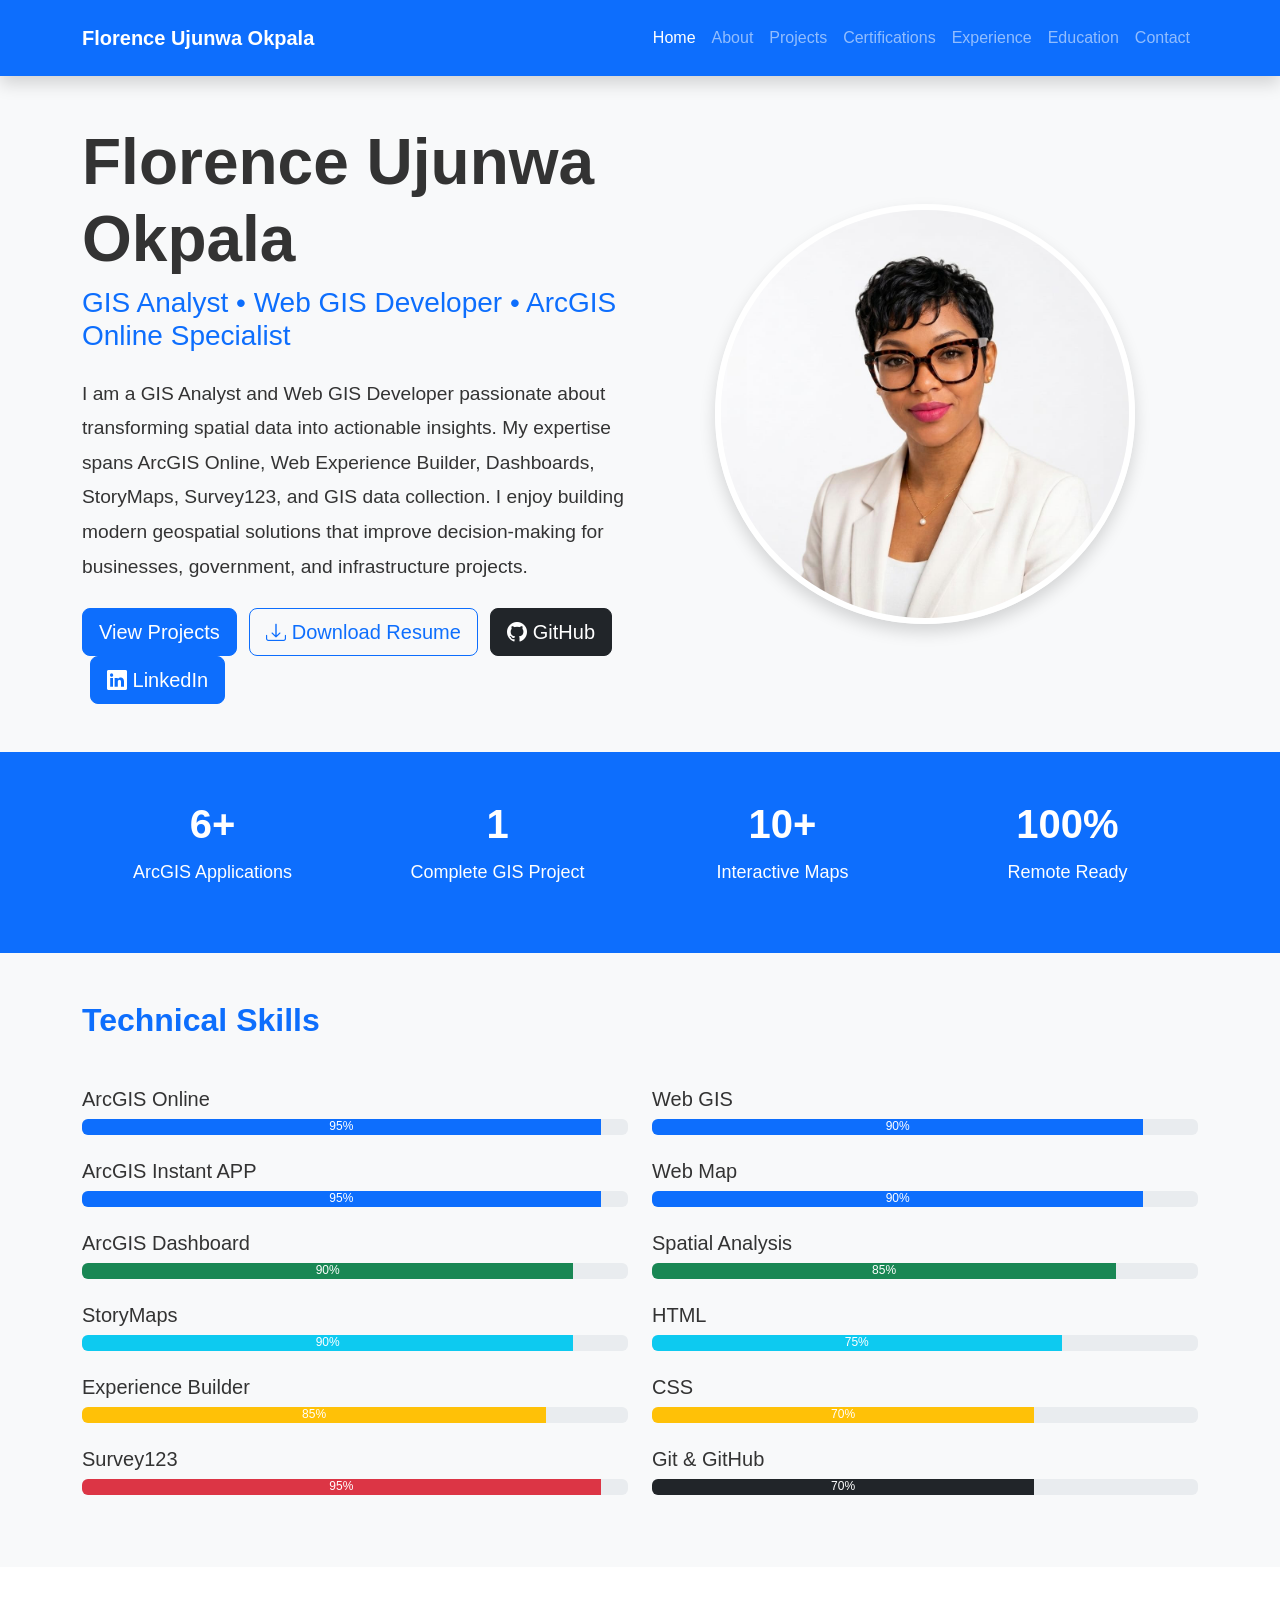
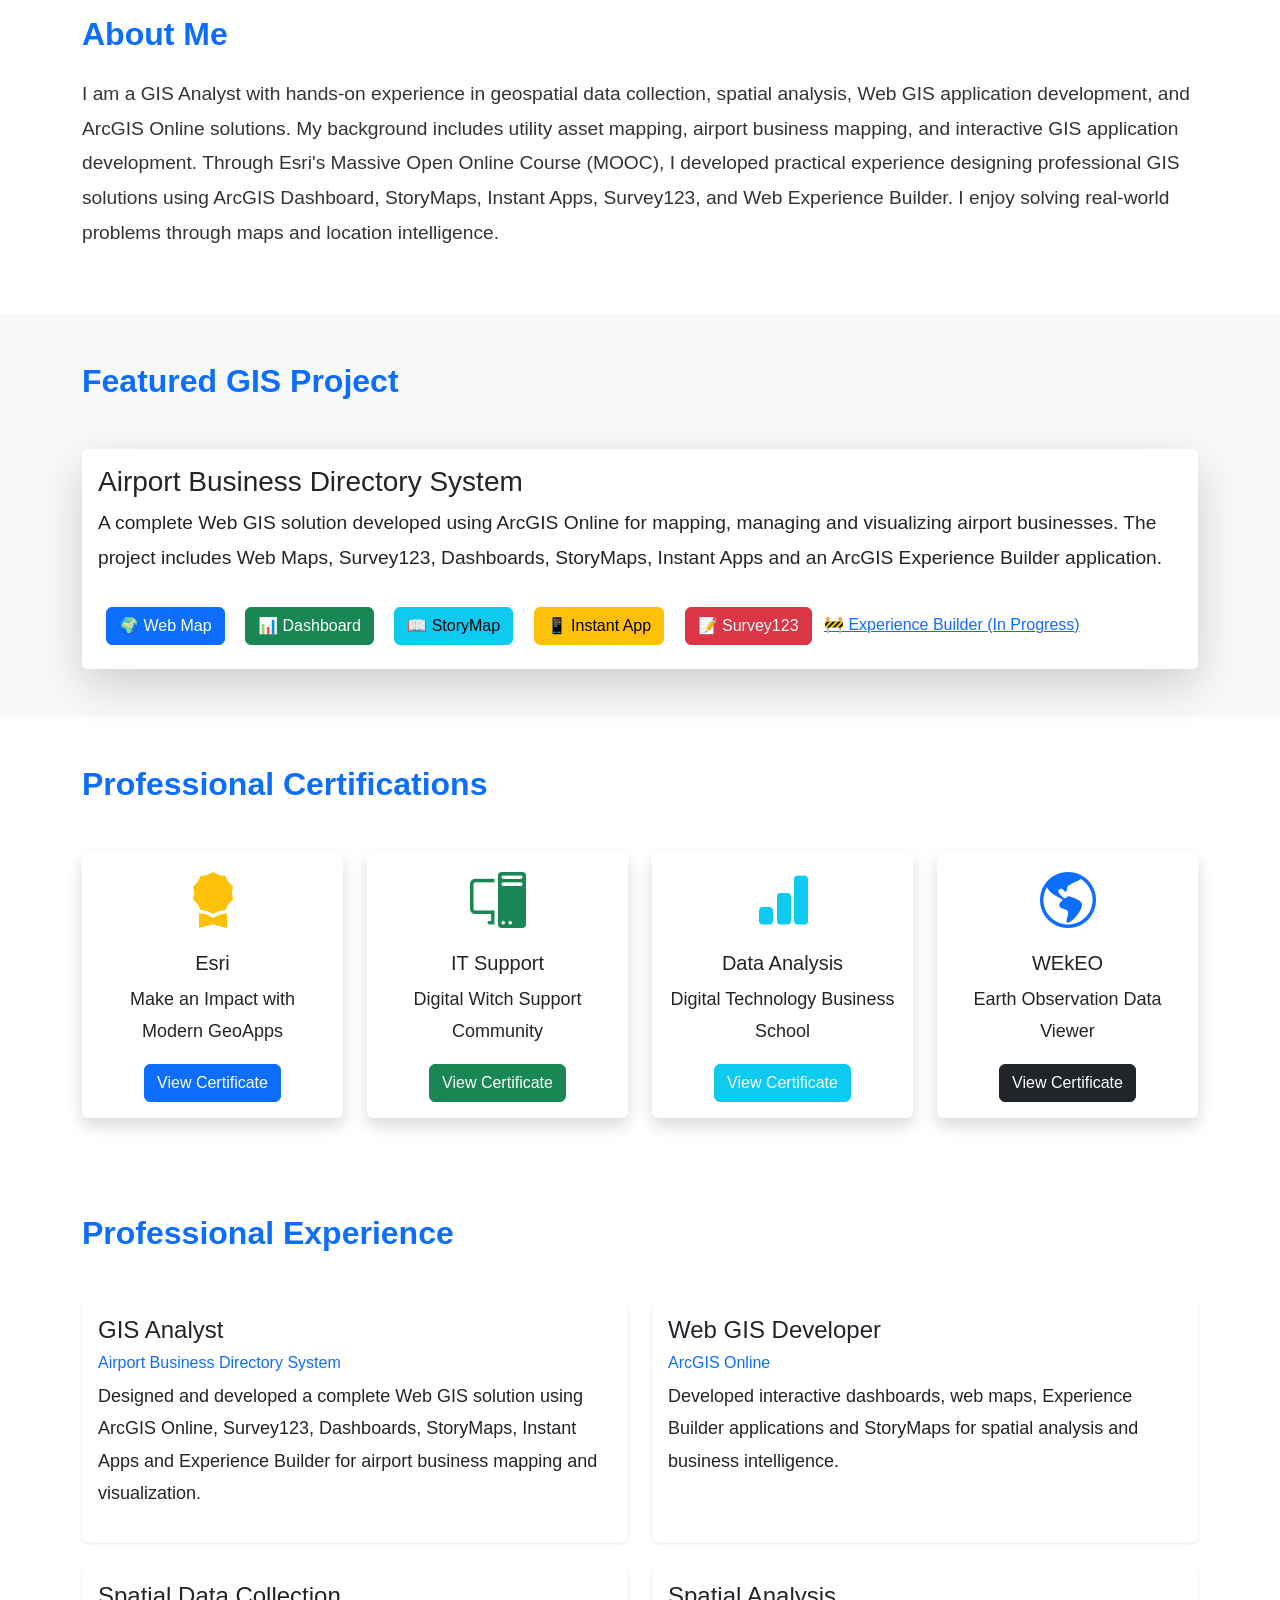
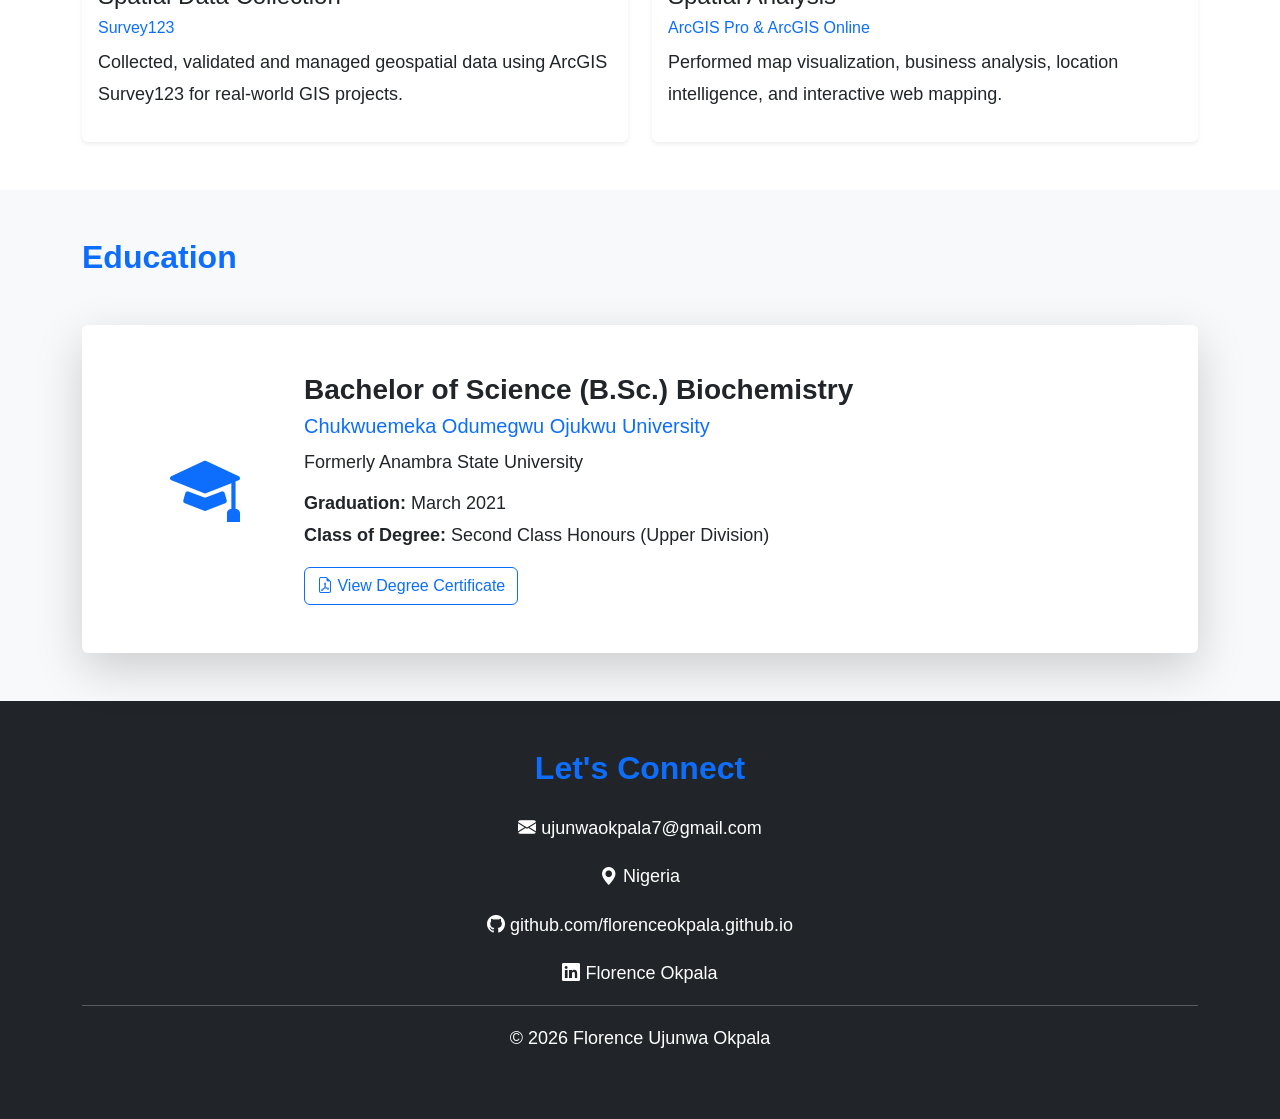
<file: index.html>
<!DOCTYPE html>
<html lang="en">

<head> 
    <meta charset="UTF-8">
    <meta name="viewport" content="width=device-width, initial-scale=1.0">

    <title>Florence Ujunwa Okpala | GIS Analyst</title>

    <meta name="description"
content="Florence Ujunwa Okpala is a GIS Analyst and Web GIS Developer specializing in ArcGIS Online, StoryMaps, Dashboards, Survey123, Web Maps and Experience Builder.">

<meta name="keywords"
content="GIS Analyst, Web GIS Developer, ArcGIS Online, Survey123, StoryMaps, Dashboard, Nigeria GIS">

<meta name="author"
content="Florence Ujunwa Okpala">

    <!-- Bootstrap CSS -->
    <link href="https://cdn.jsdelivr.net/npm/bootstrap@5.3.7/dist/css/bootstrap.min.css" rel="stylesheet">

    <!-- Bootstrap Icons -->
    <link href="https://cdn.jsdelivr.net/npm/bootstrap-icons@1.13.1/font/bootstrap-icons.css" rel="stylesheet">

    <!-- Custom CSS -->
    <link rel="stylesheet" href="assets/css/style.css">
</head>

<body>

    <!-- ================= NAVBAR ================= -->

    <nav class="navbar navbar-expand-lg navbar-dark bg-primary shadow sticky-top">

        <div class="container">

            <a class="navbar-brand fw-bold" href="#home">
                Florence Ujunwa Okpala
            </a>

            <button class="navbar-toggler"
                type="button"
                data-bs-toggle="collapse"
                data-bs-target="#navbarNav">

                <span class="navbar-toggler-icon"></span>

            </button>

            <div class="collapse navbar-collapse" id="navbarNav">

                <ul class="navbar-nav ms-auto">

                    <li class="nav-item">
                        <a class="nav-link active" href="#home">Home</a>
                    </li>

                    <li class="nav-item">
                        <a class="nav-link" href="#about">About</a>
                    </li>

                    <li class="nav-item">
                        <a class="nav-link" href="#projects">Projects</a>
                    </li>

                      <li class="nav-item">
                        <a class="nav-link" href="#certifications">Certifications</a>
                    </li>

                    <li class="nav-item">
                        <a class="nav-link" href="#experience">Experience</a>
                    </li>

                    <li class="nav-item">
                        <a class="nav-link" href="#education">Education</a>
                    </li>

                    <li class="nav-item">
                        <a class="nav-link" href="#contact">Contact</a>
                    </li>

                </ul>

            </div>

        </div>

    </nav>

    <!-- ================= HERO ================= -->

    <section id="home" class="bg-light py-5">

        <div class="container">

            <div class="row align-items-center">

                <div class="col-lg-6">

                    <h1 class="display-3 fw-bold">
                        Florence Ujunwa Okpala
                    </h1>

                    <h3 class="text-primary mb-4">
                        GIS Analyst • Web GIS Developer • ArcGIS Online Specialist
                    </h3>

                    <p class="lead">
                        I am a GIS Analyst and Web GIS Developer passionate about transforming
                        spatial data into actionable insights. My expertise spans ArcGIS Online,
                        Web Experience Builder, Dashboards, StoryMaps, Survey123, and GIS data
                        collection. I enjoy building modern geospatial solutions that improve
                        decision-making for businesses, government, and infrastructure projects.
                    </p>

                    <div class="mt-4">

                        <a href="#projects" class="btn btn-primary btn-lg">
                            View Projects
                        </a>

<a href="assets/Resume/Florence_Ujunwa_Okpala.pdf"
   class="btn btn-outline-primary btn-lg ms-2"
   download>
    <i class="bi bi-download"></i>
    Download Resume
</a>
    <a href="https://github.com/florenceokpala"
target="_blank"
class="btn btn-dark btn-lg ms-2">

<i class="bi bi-github"></i>

GitHub

</a><a href="www.linkedin.com/in/florence-okpala-0b8397243"
target="_blank"
class="btn btn-primary btn-lg ms-2">

<i class="bi bi-linkedin"></i>

LinkedIn

</a>                </div>

                </div>

                <div class="col-lg-6 text-center mt-5 mt-lg-0">

                    <img src="assets/images/florence.jpeg.jpeg"
                        class="img-fluid rounded-circle shadow"
                        style="width:420px;height:420px;object-fit:cover;border:6px solid white;"
                        alt="Florence Ujunwa Okpala">

                </div>

            </div>

        </div>

    </section>
    <section class="py-5 bg-primary text-white">

<div class="container">

<div class="row text-center">

<div class="col-md-3">

<h1>6+</h1>

<p>ArcGIS Applications</p>

</div>

<div class="col-md-3">

<h1>1</h1>

<p>Complete GIS Project</p>

</div>

<div class="col-md-3">

<h1>10+</h1>

<p>Interactive Maps</p>

</div>

<div class="col-md-3">

<h1>100%</h1>

<p>Remote Ready</p>

</div>

</div>

</div>

</section>
    <!-- ================= SKILLS ================= -->

<section id="skills" class="py-5 bg-light">

<div class="container">

<h2 class="fw-bold text-primary mb-5">
Technical Skills
</h2>

<div class="row">

<div class="col-md-6">

<h5>ArcGIS Online</h5>

<div class="progress mb-4">
<div class="progress-bar bg-primary"
style="width:95%">
95%
</div>
</div>

<h5>ArcGIS Instant APP</h5>

<div class="progress mb-4">
<div class="progress-bar bg-primary"
style="width:95%">
95%
</div>
</div>

<h5>ArcGIS Dashboard</h5>

<div class="progress mb-4">
<div class="progress-bar bg-success"
style="width:90%">
90%
</div>
</div>

<h5>StoryMaps</h5>

<div class="progress mb-4">
<div class="progress-bar bg-info"
style="width:90%">
90%
</div>
</div>

<h5>Experience Builder</h5>

<div class="progress mb-4">
<div class="progress-bar bg-warning"
style="width:85%">
85%
</div>
</div>

<h5>Survey123</h5>

<div class="progress mb-4">
<div class="progress-bar bg-danger"
style="width:95%">
95%
</div>
</div>

</div>

<div class="col-md-6">

<h5>Web GIS</h5>

<div class="progress mb-4">
<div class="progress-bar bg-primary"
style="width:90%">
90%
</div>
</div>

<h5>Web Map</h5>

<div class="progress mb-4">
<div class="progress-bar bg-primary"
style="width:90%">
90%
</div>
</div>

<h5>Spatial Analysis</h5>

<div class="progress mb-4">
<div class="progress-bar bg-success"
style="width:85%">
85%
</div>
</div>

<h5>HTML</h5>

<div class="progress mb-4">
<div class="progress-bar bg-info"
style="width:75%">
75%
</div>
</div>

<h5>CSS</h5>

<div class="progress mb-4">
<div class="progress-bar bg-warning"
style="width:70%">
70%
</div>
</div>

<h5>Git & GitHub</h5>

<div class="progress mb-4">
<div class="progress-bar bg-dark"
style="width:70%">
70%
</div>
</div>

</div>

</div>

</div>

</section>

    <!-- ================= ABOUT ================= -->

    <section id="about" class="py-5">

        <div class="container">

            <h2 class="fw-bold mb-4">
                About Me
            </h2>

            <p class="lead">

                I am a GIS Analyst with hands-on experience in geospatial data collection,
                spatial analysis, Web GIS application development, and ArcGIS Online
                solutions.

                My background includes utility asset mapping, airport business mapping,
                and interactive GIS application development.

                Through Esri's Massive Open Online Course (MOOC), I developed practical
                experience designing professional GIS solutions using ArcGIS Dashboard,
                StoryMaps, Instant Apps, Survey123, and Web Experience Builder.

                I enjoy solving real-world problems through maps and location intelligence.

            </p>

        </div>

    </section>

    <!-- ================= PROJECTS ================= -->

  <section id="projects" class="py-5 bg-light">

<div class="container">

<h2 class="fw-bold text-primary mb-5">
Featured GIS Project
</h2>

<div class="card shadow-lg">

<div class="card-body">

<h3>
Airport Business Directory System
</h3>

<p class="lead">

A complete Web GIS solution developed using ArcGIS Online for mapping,
managing and visualizing airport businesses.

The project includes Web Maps, Survey123, Dashboards, StoryMaps,
Instant Apps and an ArcGIS Experience Builder application.

</p>

<div class="mt-4">

<a href="https://ujugisgeo.maps.arcgis.com/apps/mapviewer/index.html?webmap=d507380837244f239bcc992212dd636f"
class="btn btn-primary m-2"
target="_blank">

🌍 Web Map

</a>

<a href="https://ujugisgeo.maps.arcgis.com/apps/dashboards/1dcd019abfcb4563b9077c8b116902f9"
class="btn btn-success m-2"
target="_blank">

📊 Dashboard

</a>

<a href="https://storymaps.arcgis.com/stories/decd09fbf7664c4ab3c6c702939090a8"
class="btn btn-info m-2"
target="_blank">

📖 StoryMap

</a>

<a href="https://ujugisgeo.maps.arcgis.com/apps/instant/sidebar/index.html?appid=71598a5a30ec439090fd411c1bcac63d"
class="btn btn-warning m-2"
target="_blank">

📱 Instant App

</a>

<a href="https://survey123.arcgis.com/share/c2664fc544874d87a25c5d2719fe663f"
class="btn btn-danger m-2"
target="_blank">

📝 Survey123

</a>

<a href="https://experience.arcgis.com/experience/d3f3121f1441469d8407625df9d6b334
class="btn btn-secondary m-2"
target="_blank">

🚧 Experience Builder (In Progress)

</a>

</div>

</div>

</div>

</div>

</section>

<!-- ================= PROFESSIONAL CERTIFICATIONS ================= -->

<section id="certifications" class="py-5">

<div class="container">

<h2 class="fw-bold text-primary mb-5">
Professional Certifications
</h2>

<div class="row g-4">

<!-- ESRI -->

<div class="col-md-6 col-lg-3">

<div class="card h-100 shadow">

<div class="card-body text-center">

<i class="bi bi-award-fill text-warning display-4"></i>

<h5 class="mt-3">
Esri
</h5>

<p>
Make an Impact with Modern GeoApps
</p>

<a href="assets/certificates/Esri Certificate.pdf"
target="_blank"
class="btn btn-primary">
View Certificate
</a>

</div>

</div>

</div>

<!-- IT SUPPORT -->

<div class="col-md-6 col-lg-3">

<div class="card h-100 shadow">

<div class="card-body text-center">

<i class="bi bi-pc-display text-success display-4"></i>

<h5 class="mt-3">
IT Support
</h5>

<p>
Digital Witch Support Community
</p>

<a href="assets/certificates/IT Support Certificate.pdf"
target="_blank"
class="btn btn-success">
View Certificate
</a>

</div>

</div>

</div>

<!-- DATA ANALYSIS -->

<div class="col-md-6 col-lg-3">

<div class="card h-100 shadow">

<div class="card-body text-center">

<i class="bi bi-bar-chart-fill text-info display-4"></i>

<h5 class="mt-3">
Data Analysis
</h5>

<p>
Digital Technology Business School
</p>

<a href="assets/certificates/Data Analysis Certificate.pdf"
target="_blank"
class="btn btn-info text-white">
View Certificate
</a>

</div>

</div>

</div>

<!-- WEKEO -->

<div class="col-md-6 col-lg-3">

<div class="card h-100 shadow">

<div class="card-body text-center">

<i class="bi bi-globe-americas text-primary display-4"></i>

<h5 class="mt-3">
WEkEO
</h5>

<p>
Earth Observation Data Viewer
</p>

<a href="assets/certificates/WEkEO Certificate.pdf"
target="_blank"
class="btn btn-dark">
View Certificate
</a>

</div>

</div>

</div>

</div>

</div>

</section>

    <!-- ================= EXPERIENCE ================= -->

    <section id="experience" class="py-5">

        <div class="container">

<h2 class="fw-bold text-primary mb-5">
Professional Experience
</h2>

<div class="row g-4">

<div class="col-md-6">

<div class="card shadow-sm h-100">

<div class="card-body">

<h4>GIS Analyst</h4>

<h6 class="text-primary">
Airport Business Directory System
</h6>

<p>
Designed and developed a complete Web GIS solution using ArcGIS Online,
Survey123, Dashboards, StoryMaps, Instant Apps and Experience Builder
for airport business mapping and visualization.
</p>

</div>

</div>

</div>

<div class="col-md-6">

<div class="card shadow-sm h-100">

<div class="card-body">

<h4>Web GIS Developer</h4>

<h6 class="text-primary">
ArcGIS Online
</h6>

<p>
Developed interactive dashboards, web maps,
Experience Builder applications and StoryMaps
for spatial analysis and business intelligence.
</p>

</div>

</div>

</div>

<div class="col-md-6">

<div class="card shadow-sm h-100">

<div class="card-body">

<h4>Spatial Data Collection</h4>

<h6 class="text-primary">
Survey123
</h6>

<p>
Collected, validated and managed geospatial data
using ArcGIS Survey123 for real-world GIS projects.
</p>

</div>

</div>

</div>

<div class="col-md-6">

<div class="card shadow-sm h-100">

<div class="card-body">

<h4>Spatial Analysis</h4>

<h6 class="text-primary">
ArcGIS Pro & ArcGIS Online
</h6>

<p>
Performed map visualization,
business analysis,
location intelligence,
and interactive web mapping.
</p>

</div>

</div>

</div>

</div>
</div>

</section>

<!-- ================= EDUCATION ================= -->

<section id="education" class="py-5 bg-light">

<div class="container">

<h2 class="fw-bold text-primary mb-5">
Education
</h2>

<div class="card shadow-lg border-0">

<div class="card-body p-5">

<div class="row align-items-center">

<div class="col-md-2 text-center">

<i class="bi bi-mortarboard-fill text-primary" style="font-size:70px;"></i>

</div>

<div class="col-md-10">

<h3 class="fw-bold">
Bachelor of Science (B.Sc.) Biochemistry
</h3>

<h5 class="text-primary">
Chukwuemeka Odumegwu Ojukwu University
</h5>

<p class="mb-2">
Formerly Anambra State University
</p>

<p>

<strong>Graduation:</strong> March 2021

<br>

<strong>Class of Degree:</strong> Second Class Honours (Upper Division)

</p>

<a href="assets/certificates/Degree certificate.pdf"
target="_blank"
class="btn btn-outline-primary">

<i class="bi bi-file-earmark-pdf"></i>

View Degree Certificate

</a>

</div>

</div>

</div>

</div>

</div>

</section>

  
    <!-- ================= CONTACT ================= -->

    <section id="contact" class="bg-dark text-white py-5">

<div class="container text-center">

<h2 class="mb-4">

Let's Connect

</h2>

<p>

<i class="bi bi-envelope-fill"></i>

ujunwaokpala7@gmail.com

</p>

<p>

<i class="bi bi-geo-alt-fill"></i>

Nigeria

</p>

<p>

<i class="bi bi-github"></i>

github.com/florenceokpala.github.io

</p>

<p>

<i class="bi bi-linkedin"></i>

<a href="https://www.linkedin.com/in/florence-okpala-0b8397243"
target="_blank"
class="text-white text-decoration-none">

Florence Okpala

</a>

</p>

<hr>

<p>

© 2026 Florence Ujunwa Okpala

</p>

</div>

</section>

    <!-- Bootstrap JS -->

    <script src="https://cdn.jsdelivr.net/npm/bootstrap@5.3.7/dist/js/bootstrap.bundle.min.js"></script>

</body>

</html>
</file>
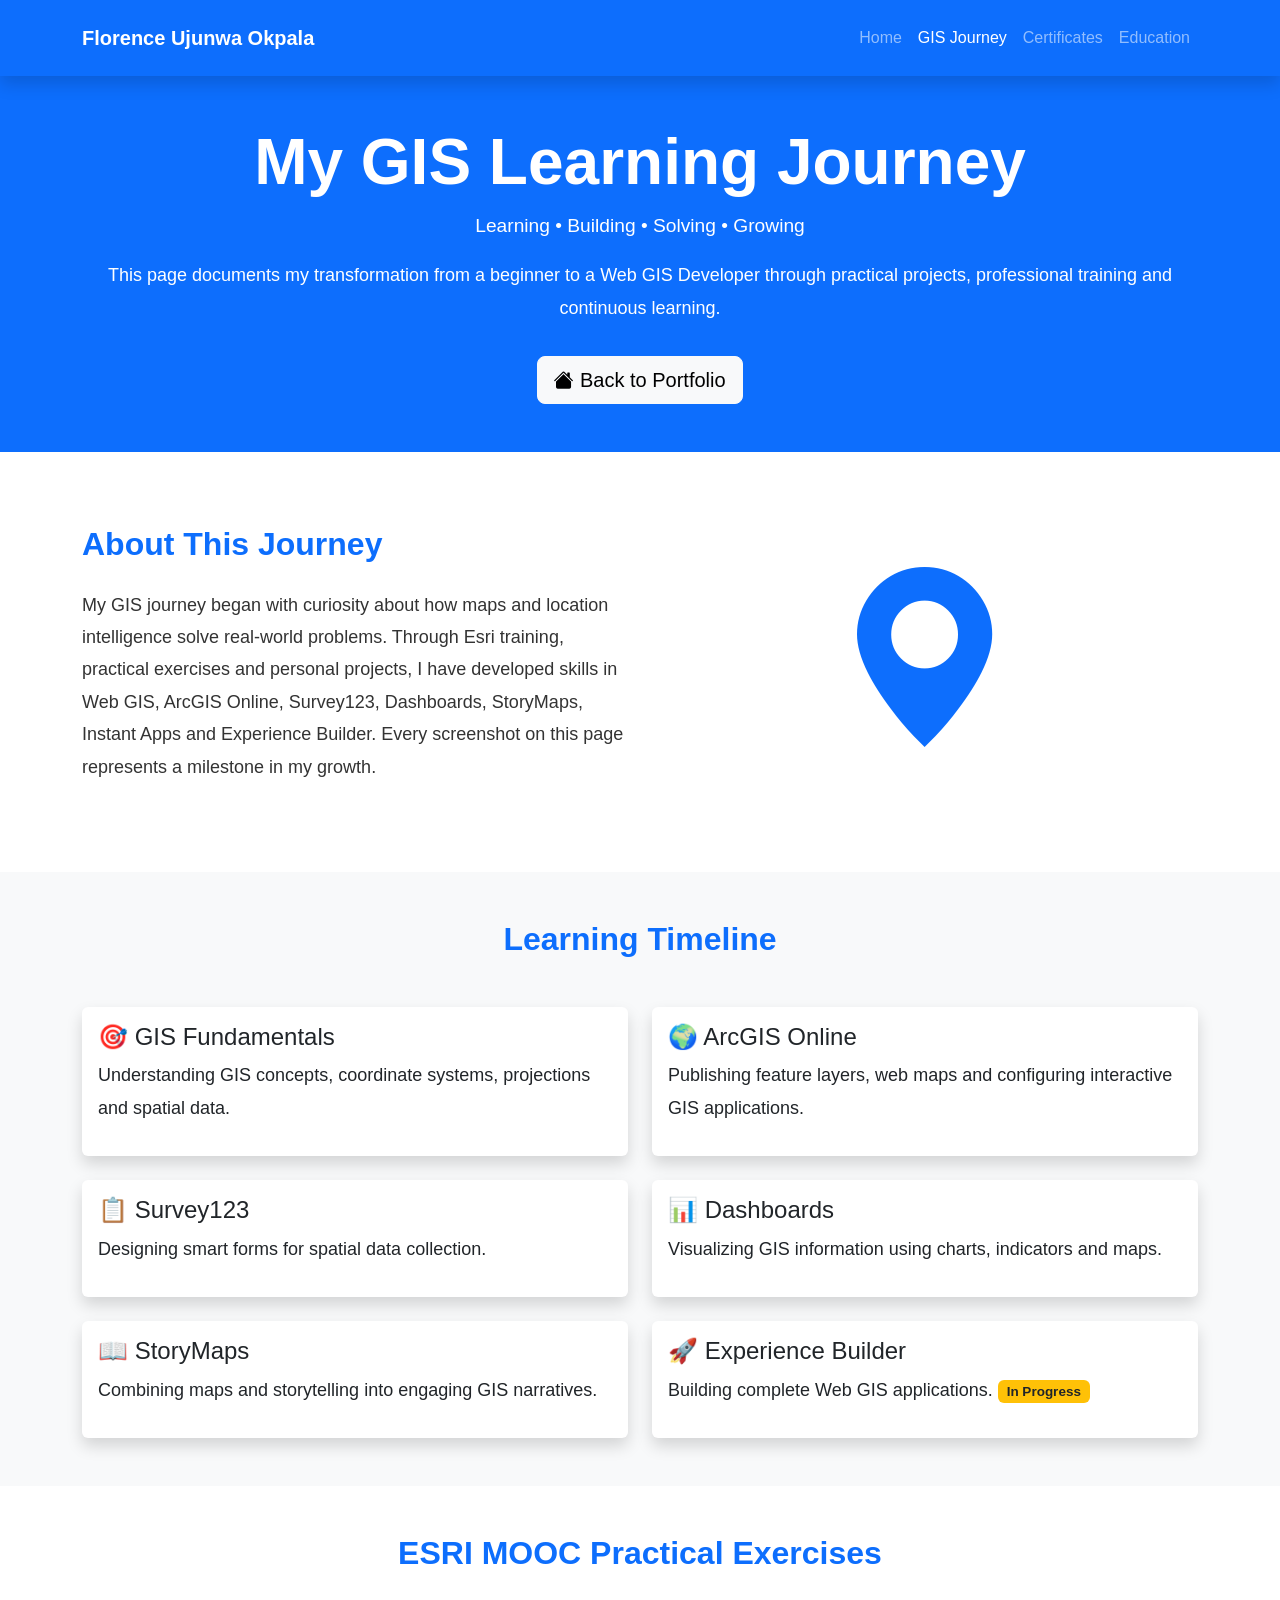
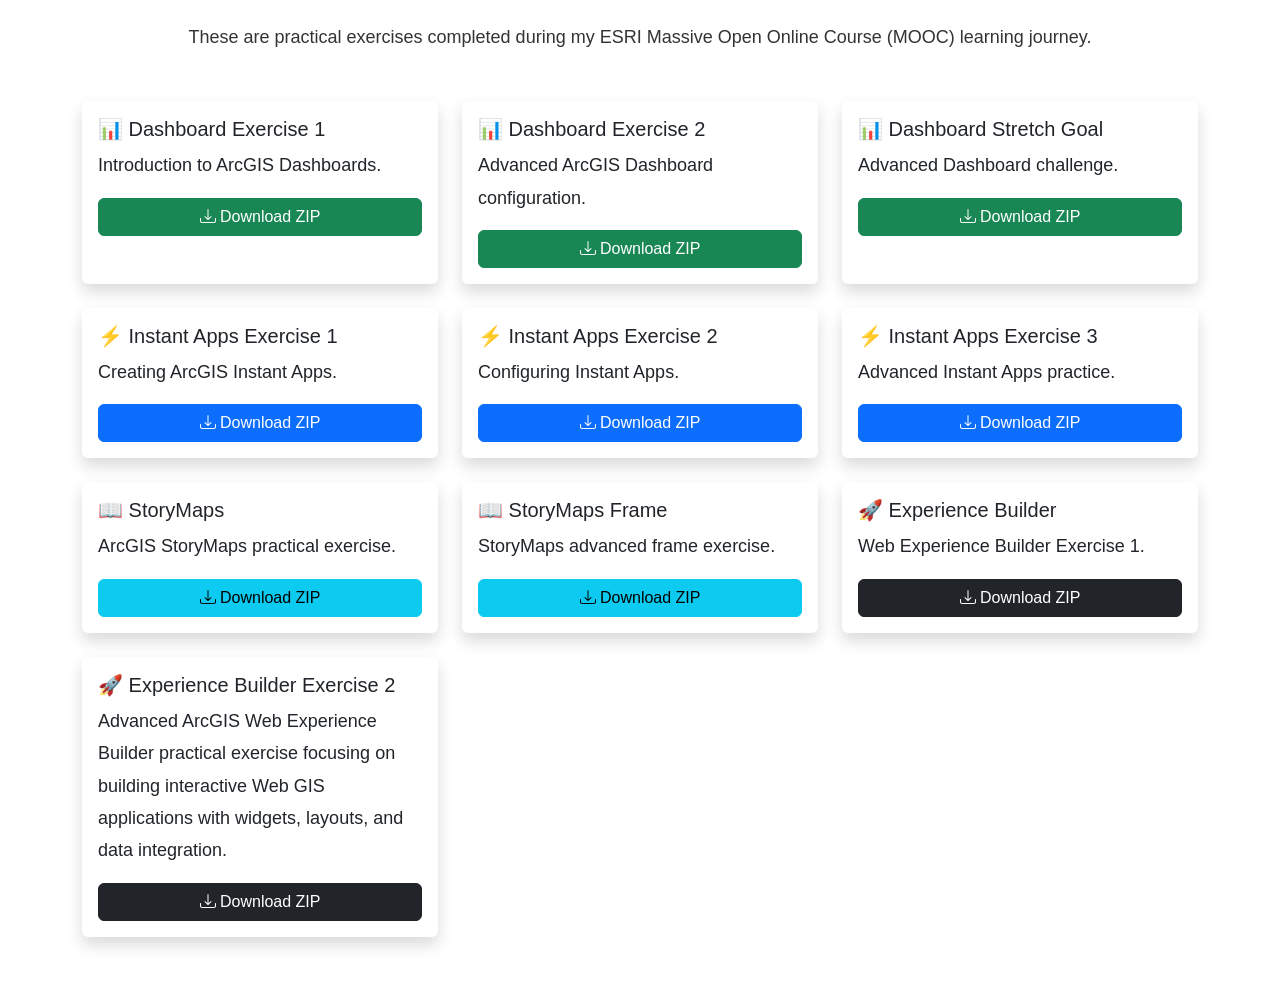
<file: gis-learning.html>
<!DOCTYPE html>
<html lang="en">

<head>

<meta charset="UTF-8">
<meta name="viewport" content="width=device-width, initial-scale=1.0">

<title>GIS Learning Journey | Florence Ujunwa Okpala</title>

<meta name="description" content="My GIS learning journey from beginner to professional Web GIS Developer.">

<link href="https://cdn.jsdelivr.net/npm/bootstrap@5.3.7/dist/css/bootstrap.min.css" rel="stylesheet">

<link href="https://cdn.jsdelivr.net/npm/bootstrap-icons@1.13.1/font/bootstrap-icons.css" rel="stylesheet">

<link rel="stylesheet" href="assets/css/style.css">

</head>

<body>

<!-- NAVBAR -->

<nav class="navbar navbar-expand-lg navbar-dark bg-primary shadow sticky-top">

<div class="container">

<a class="navbar-brand fw-bold" href="index.html">
Florence Ujunwa Okpala
</a>

<button class="navbar-toggler"
type="button"
data-bs-toggle="collapse"
data-bs-target="#navbarNav">

<span class="navbar-toggler-icon"></span>

</button>

<div class="collapse navbar-collapse" id="navbarNav">

<ul class="navbar-nav ms-auto">

<li class="nav-item">
<a class="nav-link" href="index.html">Home</a>
</li>

<li class="nav-item">
<a class="nav-link active" href="gis-learning.html">GIS Journey</a>
</li>

<li class="nav-item">
<a class="nav-link" href="certificates.html">Certificates</a>
</li>

<li class="nav-item">
<a class="nav-link" href="education.html">Education</a>
</li>

</ul>

</div>

</div>

</nav>

<!-- HERO -->

<section class="bg-primary text-white py-5">

<div class="container text-center">

<h1 class="display-3 fw-bold">

My GIS Learning Journey

</h1>

<p class="lead">

Learning • Building • Solving • Growing

</p>

<p>

This page documents my transformation from a beginner to a Web GIS Developer through practical projects, professional training and continuous learning.

</p>

<a href="index.html" class="btn btn-light btn-lg mt-3">

<i class="bi bi-house-fill"></i>

Back to Portfolio

</a>

</div>

</section>

<!-- ABOUT -->

<section class="py-5">

<div class="container">

<div class="row align-items-center">

<div class="col-lg-6">

<h2 class="text-primary fw-bold">

About This Journey

</h2>

<p>

My GIS journey began with curiosity about how maps and location intelligence solve real-world problems.

Through Esri training, practical exercises and personal projects, I have developed skills in Web GIS, ArcGIS Online, Survey123, Dashboards, StoryMaps, Instant Apps and Experience Builder.

Every screenshot on this page represents a milestone in my growth.

</p>

</div>

<div class="col-lg-6 text-center">

<i class="bi bi-geo-alt-fill text-primary"
style="font-size:180px;"></i>

</div>

</div>

</div>

</section>

<!-- TIMELINE -->

<section class="py-5 bg-light">

<div class="container">

<h2 class="fw-bold text-primary text-center mb-5">

Learning Timeline

</h2>

<div class="row g-4">

<div class="col-md-6">

<div class="card shadow h-100">

<div class="card-body">

<h4>🎯 GIS Fundamentals</h4>

<p>Understanding GIS concepts, coordinate systems, projections and spatial data.</p>

</div>

</div>

</div>

<div class="col-md-6">

<div class="card shadow h-100">

<div class="card-body">

<h4>🌍 ArcGIS Online</h4>

<p>Publishing feature layers, web maps and configuring interactive GIS applications.</p>

</div>

</div>

</div>

<div class="col-md-6">

<div class="card shadow h-100">

<div class="card-body">

<h4>📋 Survey123</h4>

<p>Designing smart forms for spatial data collection.</p>

</div>

</div>

</div>

<div class="col-md-6">

<div class="card shadow h-100">

<div class="card-body">

<h4>📊 Dashboards</h4>

<p>Visualizing GIS information using charts, indicators and maps.</p>

</div>

</div>

</div>

<div class="col-md-6">

<div class="card shadow h-100">

<div class="card-body">

<h4>📖 StoryMaps</h4>

<p>Combining maps and storytelling into engaging GIS narratives.</p>

</div>

</div>

</div>

<div class="col-md-6">

<div class="card shadow h-100">

<div class="card-body">

<h4>🚀 Experience Builder</h4>

<p>

Building complete Web GIS applications.

<span class="badge bg-warning text-dark">

In Progress

</span>

</p>

</div>

</div>

</div>

</div>

</div>

</section>
<!-- ================= ESRI MOOC EXERCISES ================= -->

<section class="py-5 bg-white">

<div class="container">

<h2 class="fw-bold text-primary text-center mb-5">

ESRI MOOC Practical Exercises

</h2>

<p class="text-center mb-5">

These are practical exercises completed during my ESRI Massive Open Online Course (MOOC) learning journey.

</p>

<div class="row g-4">

<!-- Exercise 1 -->

<div class="col-md-6 col-lg-4">

<div class="card shadow h-100">

<div class="card-body">

<h5>📊 Dashboard Exercise 1</h5>

<p>Introduction to ArcGIS Dashboards.</p>

<a href="assets/gis-learning-journey/Esri_MOOC/ESRI_MOOC_Learning_Journey_ArcGIS_Dashboard_Exercise1.zip.zip"
class="btn btn-success w-100"
download>

<i class="bi bi-download"></i>

Download ZIP

</a>

</div>

</div>

</div>

<!-- Exercise 2 -->

<div class="col-md-6 col-lg-4">

<div class="card shadow h-100">

<div class="card-body">

<h5>📊 Dashboard Exercise 2</h5>

<p>Advanced ArcGIS Dashboard configuration.</p>

<a href="assets/gis-learning-journey/Esri_MOOC/ESRI_MOOC_Learning_Journey_ArcGIS_Dashboard_Advance_Level_Exercise2.zip.zip"
class="btn btn-success w-100"
download>

<i class="bi bi-download"></i>

Download ZIP

</a>

</div>

</div>

</div>

<!-- Exercise 3 -->

<div class="col-md-6 col-lg-4">

<div class="card shadow h-100">

<div class="card-body">

<h5>📊 Dashboard Stretch Goal</h5>

<p>Advanced Dashboard challenge.</p>

<a href="assets/gis-learning-journey/Esri_MOOC/ESRI_MOOC_Learning_Journey_ArcGIS_Dashboard_stretch_goal.zip.zip"
class="btn btn-success w-100"
download>

<i class="bi bi-download"></i>

Download ZIP

</a>

</div>

</div>

</div>

<!-- Exercise 4 -->

<div class="col-md-6 col-lg-4">

<div class="card shadow h-100">

<div class="card-body">

<h5>⚡ Instant Apps Exercise 1</h5>

<p>Creating ArcGIS Instant Apps.</p>

<a href="assets/gis-learning-journey/Esri_MOOC/ESRI_MOOC_Learning_Journey_ArcGIS_Instant_Apps_exercise1.zip.zip"
class="btn btn-primary w-100"
download>

<i class="bi bi-download"></i>

Download ZIP

</a>

</div>

</div>

</div>

<!-- Exercise 5 -->

<div class="col-md-6 col-lg-4">

<div class="card shadow h-100">

<div class="card-body">

<h5>⚡ Instant Apps Exercise 2</h5>

<p>Configuring Instant Apps.</p>

<a href="assets/gis-learning-journey/Esri_MOOC/ESRI_MOOC_Learning_Journey_ArcGIS_Instant_Apps_exercise2.zip.zip"
class="btn btn-primary w-100"
download>

<i class="bi bi-download"></i>

Download ZIP

</a>

</div>

</div>

</div>

<!-- Exercise 6 -->

<div class="col-md-6 col-lg-4">

<div class="card shadow h-100">

<div class="card-body">

<h5>⚡ Instant Apps Exercise 3</h5>

<p>Advanced Instant Apps practice.</p>

<a href="assets/gis-learning-journey/Esri_MOOC/ESRI_MOOC_Learning_Journey_ArcGIS_Instant_Apps_exercise3.zip.zip"
class="btn btn-primary w-100"
download>

<i class="bi bi-download"></i>

Download ZIP

</a>

</div>

</div>

</div>

<!-- Exercise 7 -->

<div class="col-md-6 col-lg-4">

<div class="card shadow h-100">

<div class="card-body">

<h5>📖 StoryMaps</h5>

<p>ArcGIS StoryMaps practical exercise.</p>

<a href="assets/gis-learning-journey/Esri_MOOC/ESRI_MOOC_Learning_Journey_ArcGIS_StoryMap.zip.zip"
class="btn btn-info w-100"
download>

<i class="bi bi-download"></i>

Download ZIP

</a>

</div>

</div>

</div>

<!-- Exercise 8 -->

<div class="col-md-6 col-lg-4">

<div class="card shadow h-100">

<div class="card-body">

<h5>📖 StoryMaps Frame</h5>

<p>StoryMaps advanced frame exercise.</p>

<a href="assets/gis-learning-journey/Esri_MOOC/ESRI_MOOC_Learning_Journey_ArcGIS_StoryMaps_FRAME.zip.zip"
class="btn btn-info w-100"
download>

<i class="bi bi-download"></i>

Download ZIP

</a>

</div>

</div>

</div>

<!-- Exercise 9 -->

<div class="col-md-6 col-lg-4">

<div class="card shadow h-100">

<div class="card-body">

<h5>🚀 Experience Builder</h5>

<p>Web Experience Builder Exercise 1.</p>

<a href="assets/gis-learning-journey/Esri_MOOC/ESRI_MOOC_Learning_Journey_ArcGIS_Web_Experience_Builder_exercise1.zip.zip"
class="btn btn-dark w-100"
download>

<i class="bi bi-download"></i>

Download ZIP

</a>

</div>

</div>

</div>
<!-- Exercise 10 -->

<div class="col-md-6 col-lg-4">

<div class="card shadow h-100">

<div class="card-body">

<h5>🚀 Experience Builder Exercise 2</h5>

<p>

Advanced ArcGIS Web Experience Builder practical exercise focusing on building interactive Web GIS applications with widgets, layouts, and data integration.

</p>

<a href="assets/gis-learning-journey/Esri_MOOC/ESRI_MOOC_Learning_Journey_ArcGIS_Web_Experience_Builder_exercise2.zip.zip"
class="btn btn-dark w-100"
download>

<i class="bi bi-download"></i>

Download ZIP

</a>

</div>

</div>

</div>

</div>

</div>

</section>
</file>
<file: assets/css/style.css>
html{
    scroll-behavior:smooth;
}

body{
    font-family:Arial, Helvetica, sans-serif;
    line-height:1.8;
    color:#333;
}

section{
    padding:80px 0;
}

.navbar{
    padding:15px 0;
}

h1{
    font-weight:700;
}

h2{
    font-weight:700;
    color:#0d6efd;
    margin-bottom:25px;
}

.display-4{
    font-weight:700;
}

.lead{
    font-size:1.2rem;
}

p{
    font-size:18px;
}

img{
    max-width:100%;
}

.rounded-circle{
    width:430px;
    height:430px;
    object-fit:cover;
    border-radius:50%;
    border:8px solid #fff;
    box-shadow:0 20px 45px rgba(0,0,0,.2);
}

/* --------------------
   Cards
-------------------- */

.card{
    transition:all .3s ease;
    border:none;
}

.card:hover{
    transform:translateY(-10px);
    box-shadow:0 15px 35px rgba(0,0,0,.2);
}

/* --------------------
   Buttons
-------------------- */

.btn{
    transition:all .3s ease;
}

.btn:hover{
    transform:scale(1.05);
}

/* --------------------
   Statistics
-------------------- */

#statistics h2{
    color:white;
    font-weight:bold;
}

#statistics p{
    color:white;
    margin:0;
}

/* --------------------
   Footer
-------------------- */

footer a{
    text-decoration:none;
}

footer a:hover{
    color:#0d6efd;
}

/* --------------------
   Mobile
-------------------- */

@media (max-width:768px){

    .display-4{
        font-size:2.5rem;
        text-align:center;
    }

    .lead{
        text-align:center;
    }

    .rounded-circle{
        width:260px;
        height:260px;
        margin-top:30px;
    }

    .btn{
        margin-top:10px;
    }

    h2{
        text-align:center;
    }

}
</file>
